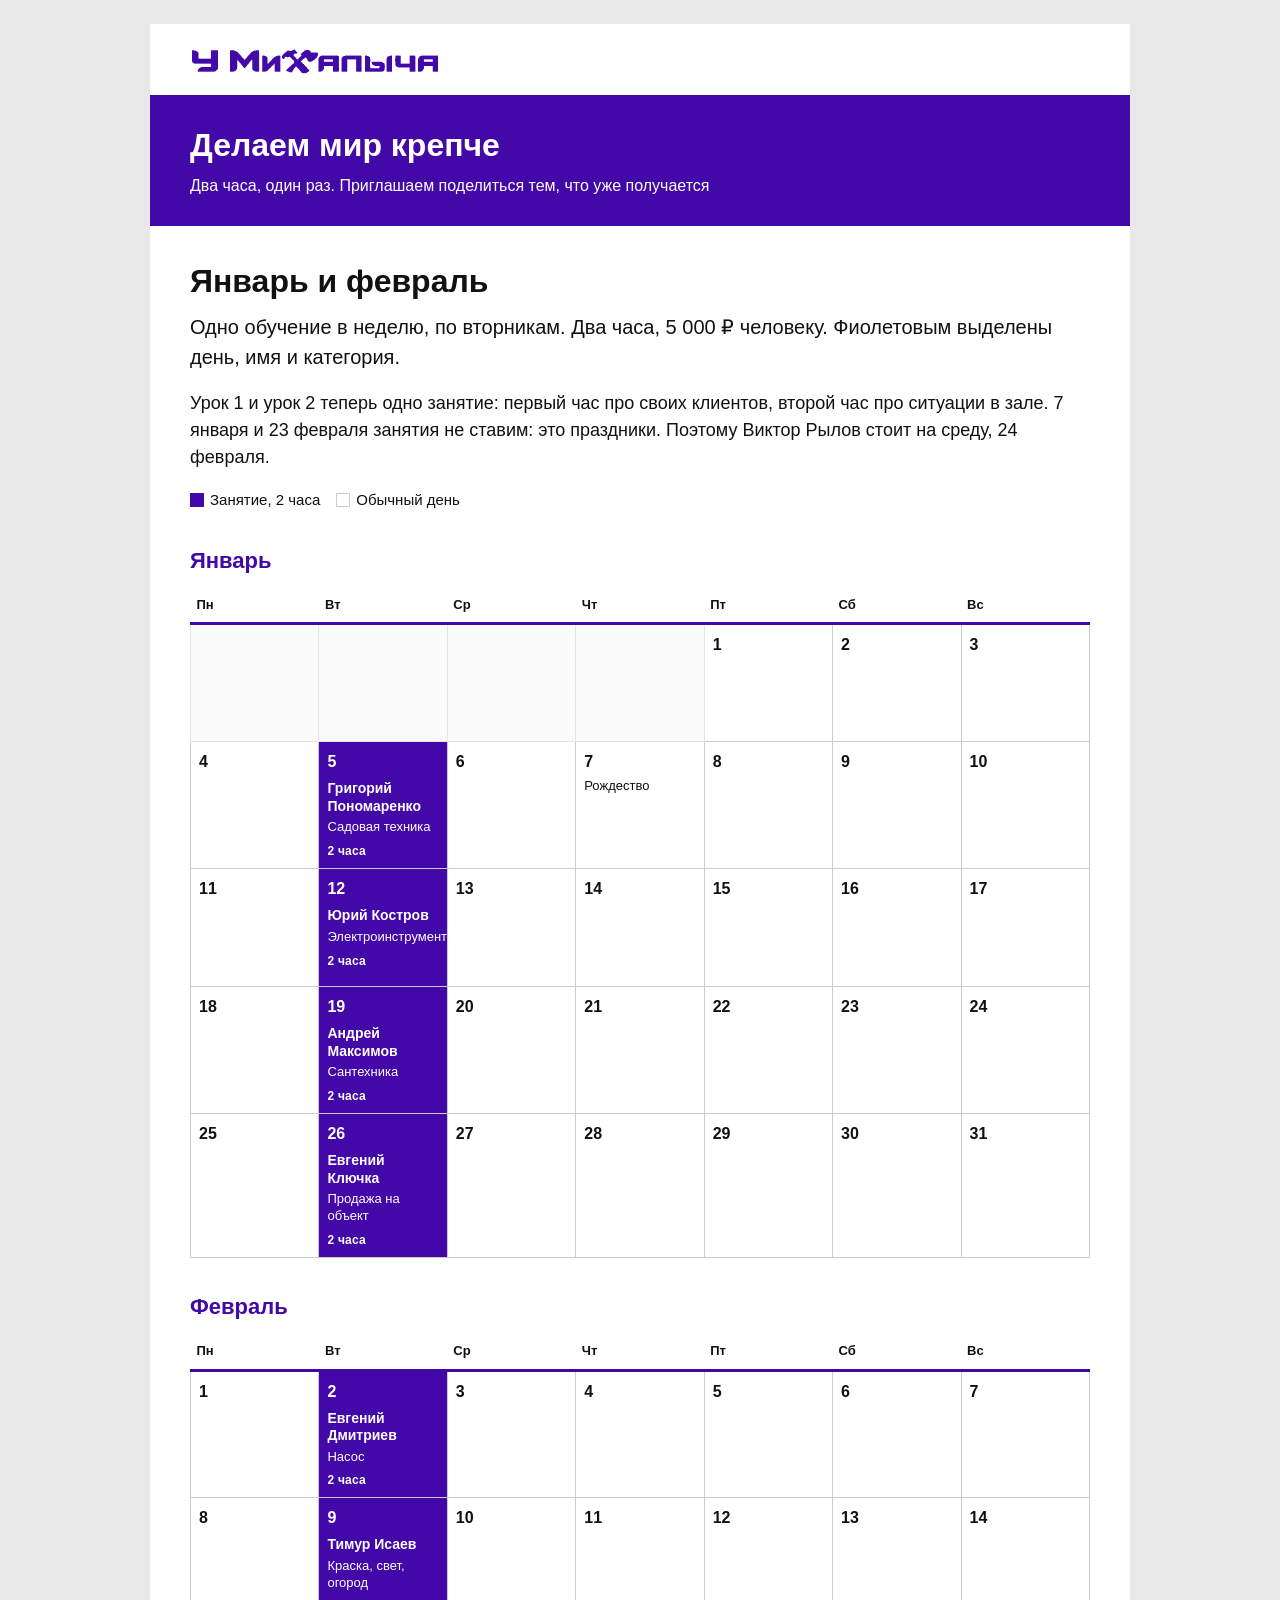
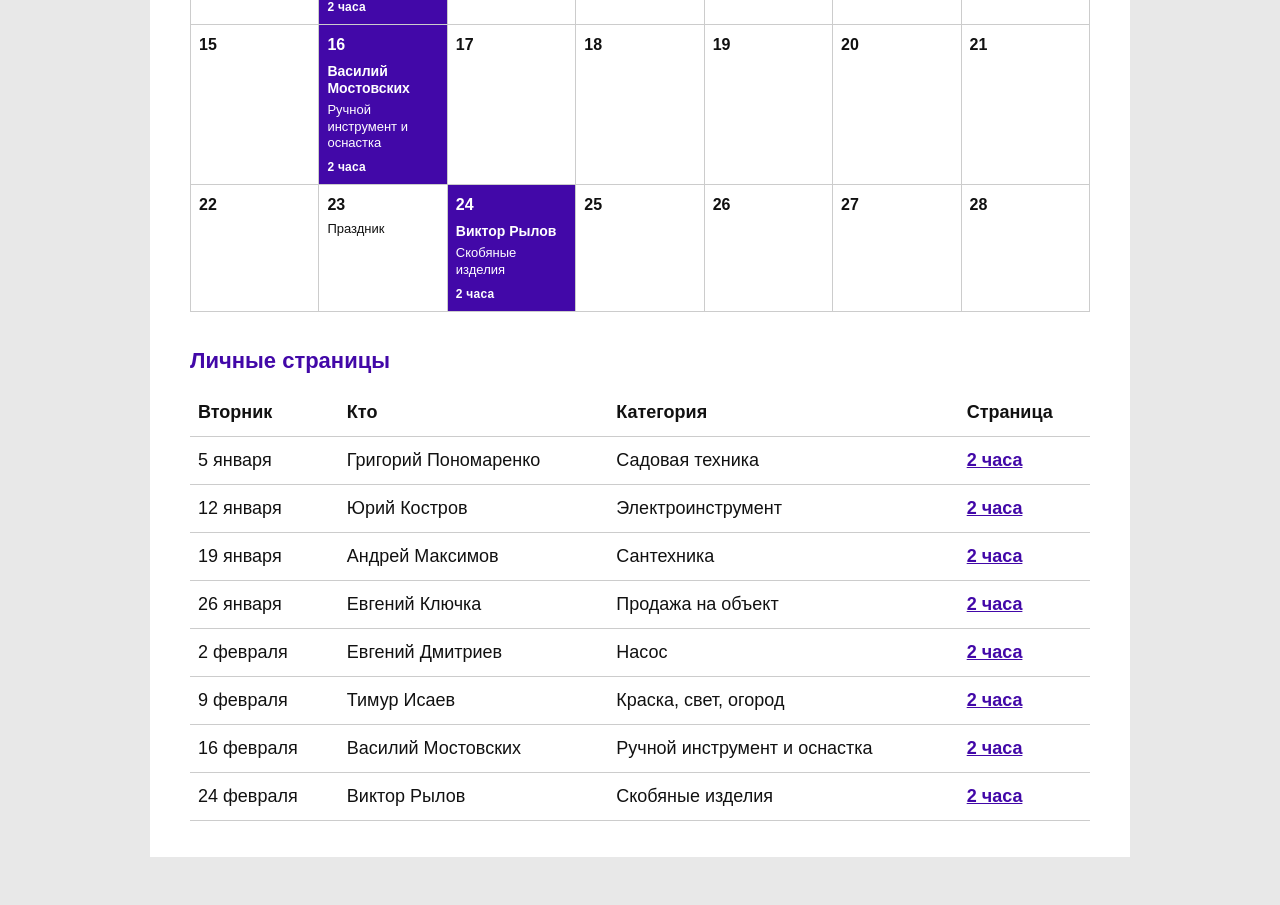
<file: index.html>
<!DOCTYPE html>
<html lang="ru">
<head>
  <meta charset="utf-8">
  <meta name="viewport" content="width=device-width, initial-scale=1">
  <title>Календарь. Опыт продавцов</title>
  <link rel="stylesheet" href="style.css">
</head>
<body>
  <article class="sheet">
    <div class="brandbar">
      <img src="assets/logo.png" alt="У Михалыча" width="250">
    </div>
    <header class="hero">
      <p class="motto">Делаем мир крепче</p>
      <p class="kicker">Два часа, один раз. Приглашаем поделиться тем, что уже получается</p>
    </header>
    <main>
      <h1>Январь и февраль</h1>
      <p class="lead">Одно обучение в неделю, по вторникам. Два часа, 5 000 ₽ человеку. Фиолетовым выделены день, имя и категория.</p>
      <p>Урок 1 и урок 2 теперь одно занятие: первый час про своих клиентов, второй час про ситуации в зале. 7 января и 23 февраля занятия не ставим: это праздники. Поэтому Виктор Рылов стоит на среду, 24 февраля.</p>
      <div class="legend">
        <span><i class="swatch on"></i>Занятие, 2 часа</span>
        <span><i class="swatch rest"></i>Обычный день</span>
      </div>
            <h2>Январь</h2>
      <div class="month cal-wrap">
        <table class="cal">
          <thead>
            <tr><th>Пн</th><th>Вт</th><th>Ср</th><th>Чт</th><th>Пт</th><th>Сб</th><th>Вс</th></tr>
          </thead>
          <tbody>
            <tr><td class="empty"></td><td class="empty"></td><td class="empty"></td><td class="empty"></td><td><span class="num">1</span></td><td><span class="num">2</span></td><td><span class="num">3</span></td></tr>
<tr><td><span class="num">4</span></td><td class="on"><a href="ponomarenko.html"><span class="num">5</span><span class="who">Григорий Пономаренко</span><span class="cat">Садовая техника</span><span class="tag">2 часа</span></a></td><td><span class="num">6</span></td><td><span class="num">7</span><span class="cat">Рождество</span></td><td><span class="num">8</span></td><td><span class="num">9</span></td><td><span class="num">10</span></td></tr>
<tr><td><span class="num">11</span></td><td class="on"><a href="kostrov.html"><span class="num">12</span><span class="who">Юрий Костров</span><span class="cat">Электроинструмент</span><span class="tag">2 часа</span></a></td><td><span class="num">13</span></td><td><span class="num">14</span></td><td><span class="num">15</span></td><td><span class="num">16</span></td><td><span class="num">17</span></td></tr>
<tr><td><span class="num">18</span></td><td class="on"><a href="maksimov.html"><span class="num">19</span><span class="who">Андрей Максимов</span><span class="cat">Сантехника</span><span class="tag">2 часа</span></a></td><td><span class="num">20</span></td><td><span class="num">21</span></td><td><span class="num">22</span></td><td><span class="num">23</span></td><td><span class="num">24</span></td></tr>
<tr><td><span class="num">25</span></td><td class="on"><a href="klyuchka.html"><span class="num">26</span><span class="who">Евгений Ключка</span><span class="cat">Продажа на объект</span><span class="tag">2 часа</span></a></td><td><span class="num">27</span></td><td><span class="num">28</span></td><td><span class="num">29</span></td><td><span class="num">30</span></td><td><span class="num">31</span></td></tr>
          </tbody>
        </table>
      </div>      <h2>Февраль</h2>
      <div class="month cal-wrap">
        <table class="cal">
          <thead>
            <tr><th>Пн</th><th>Вт</th><th>Ср</th><th>Чт</th><th>Пт</th><th>Сб</th><th>Вс</th></tr>
          </thead>
          <tbody>
            <tr><td><span class="num">1</span></td><td class="on"><a href="dmitriev.html"><span class="num">2</span><span class="who">Евгений Дмитриев</span><span class="cat">Насос</span><span class="tag">2 часа</span></a></td><td><span class="num">3</span></td><td><span class="num">4</span></td><td><span class="num">5</span></td><td><span class="num">6</span></td><td><span class="num">7</span></td></tr>
<tr><td><span class="num">8</span></td><td class="on"><a href="isaev.html"><span class="num">9</span><span class="who">Тимур Исаев</span><span class="cat">Краска, свет, огород</span><span class="tag">2 часа</span></a></td><td><span class="num">10</span></td><td><span class="num">11</span></td><td><span class="num">12</span></td><td><span class="num">13</span></td><td><span class="num">14</span></td></tr>
<tr><td><span class="num">15</span></td><td class="on"><a href="mostovskih.html"><span class="num">16</span><span class="who">Василий Мостовских</span><span class="cat">Ручной инструмент и оснастка</span><span class="tag">2 часа</span></a></td><td><span class="num">17</span></td><td><span class="num">18</span></td><td><span class="num">19</span></td><td><span class="num">20</span></td><td><span class="num">21</span></td></tr>
<tr><td><span class="num">22</span></td><td><span class="num">23</span><span class="cat">Праздник</span></td><td class="on"><a href="rylov.html"><span class="num">24</span><span class="who">Виктор Рылов</span><span class="cat">Скобяные изделия</span><span class="tag">2 часа</span></a></td><td><span class="num">25</span></td><td><span class="num">26</span></td><td><span class="num">27</span></td><td><span class="num">28</span></td></tr>
          </tbody>
        </table>
      </div>
      <h2>Личные страницы</h2>
      <table class="people">
        <thead>
          <tr><th>Вторник</th><th>Кто</th><th>Категория</th><th>Страница</th></tr>
        </thead>
        <tbody>
          <tr><td>5 января</td><td>Григорий Пономаренко</td><td>Садовая техника</td><td><a href="ponomarenko.html">2 часа</a></td></tr>
          <tr><td>12 января</td><td>Юрий Костров</td><td>Электроинструмент</td><td><a href="kostrov.html">2 часа</a></td></tr>
          <tr><td>19 января</td><td>Андрей Максимов</td><td>Сантехника</td><td><a href="maksimov.html">2 часа</a></td></tr>
          <tr><td>26 января</td><td>Евгений Ключка</td><td>Продажа на объект</td><td><a href="klyuchka.html">2 часа</a></td></tr>
          <tr><td>2 февраля</td><td>Евгений Дмитриев</td><td>Насос</td><td><a href="dmitriev.html">2 часа</a></td></tr>
          <tr><td>9 февраля</td><td>Тимур Исаев</td><td>Краска, свет, огород</td><td><a href="isaev.html">2 часа</a></td></tr>
          <tr><td>16 февраля</td><td>Василий Мостовских</td><td>Ручной инструмент и оснастка</td><td><a href="mostovskih.html">2 часа</a></td></tr>
          <tr><td>24 февраля</td><td>Виктор Рылов</td><td>Скобяные изделия</td><td><a href="rylov.html">2 часа</a></td></tr>
        </tbody>
      </table>
    </main>
  </article>
</body>
</html>
</file>
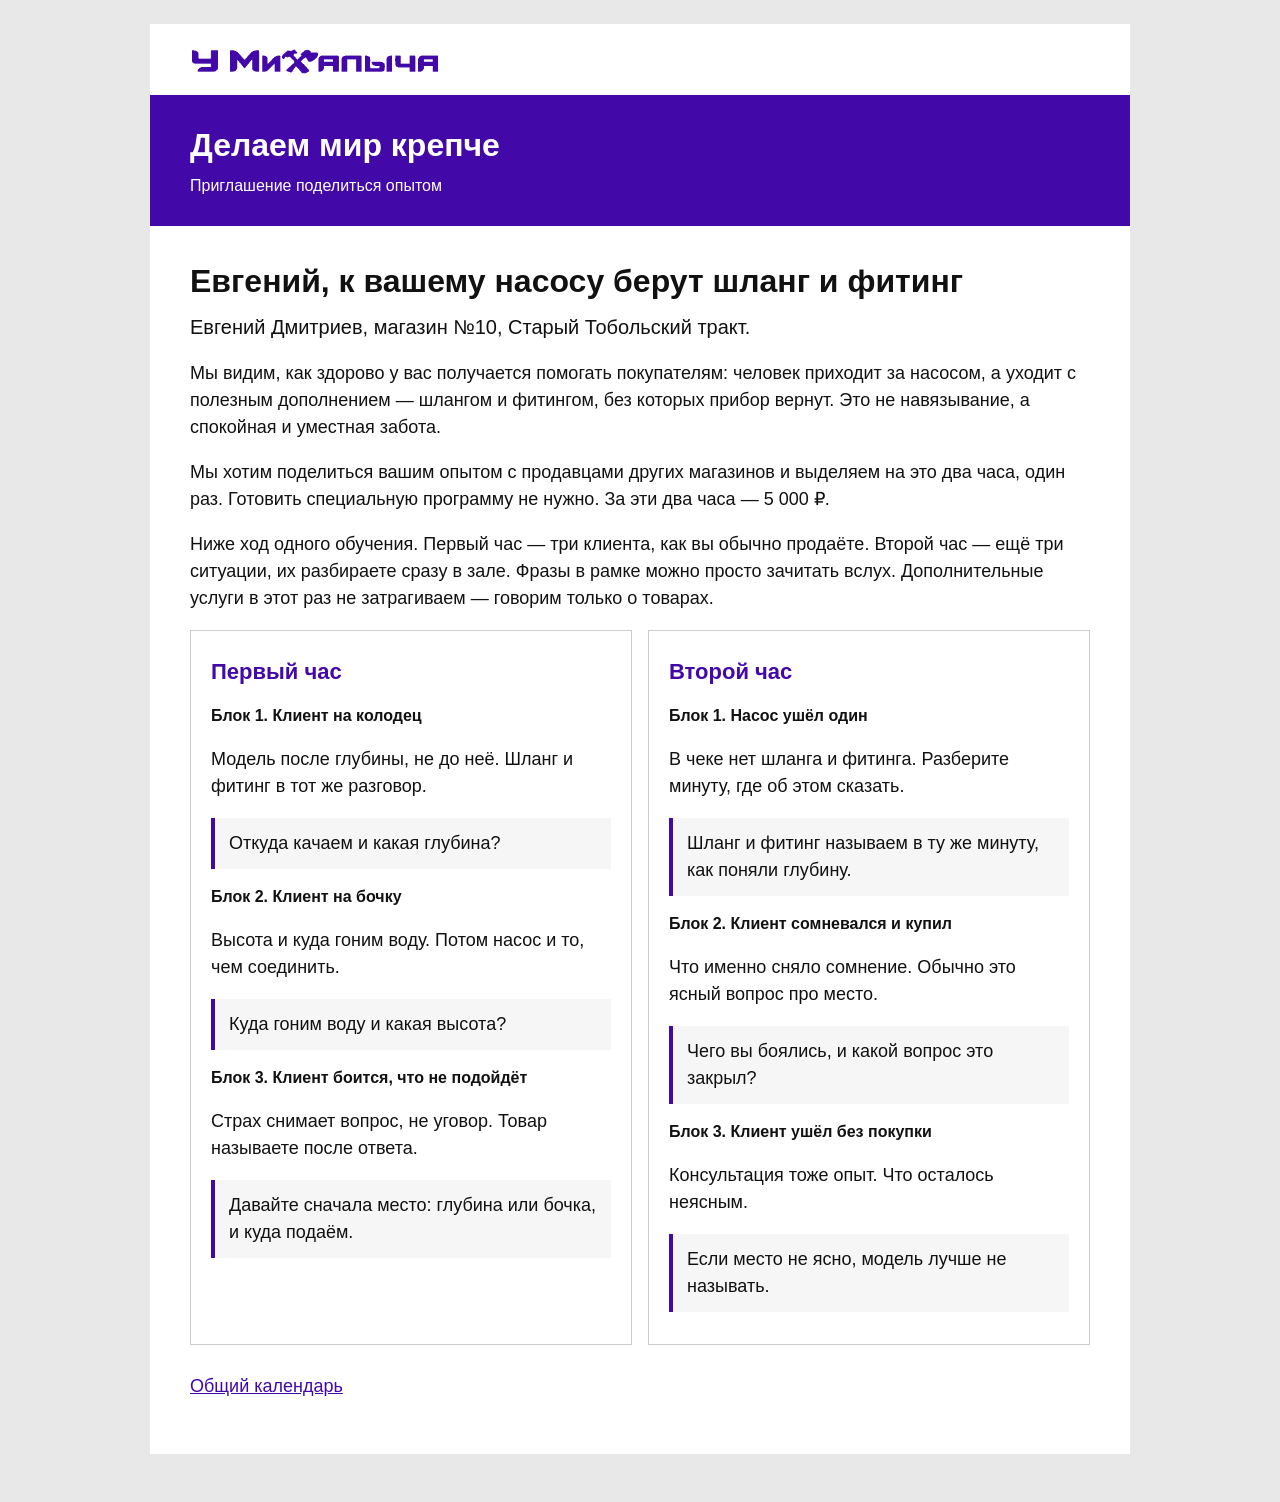
<file: dmitriev.html>
<!DOCTYPE html>
<html lang="ru">
<head>
  <meta charset="utf-8">
  <meta name="viewport" content="width=device-width, initial-scale=1">
  <title>Евгений Дмитриев. Насос</title>
  <link rel="stylesheet" href="style.css">
</head>
<body>
  <article class="sheet">
    <div class="brandbar">
      <img src="assets/logo.png" alt="У Михалыча" width="250">
    </div>
    <header class="hero">
      <p class="motto">Делаем мир крепче</p>
      <p class="kicker">Приглашение поделиться опытом</p>
    </header>
    <main>

      <h1>Евгений, к вашему насосу берут шланг и фитинг</h1>
      <p class="lead">Евгений Дмитриев, магазин №10, Старый Тобольский тракт.</p>
      <p>Мы видим, как здорово у вас получается помогать покупателям: человек приходит за насосом, а уходит с полезным дополнением — шлангом и фитингом, без которых прибор вернут. Это не навязывание, а спокойная и уместная забота.</p>
      
      <p>Мы хотим поделиться вашим опытом с продавцами других магазинов и выделяем на это два часа, один раз. Готовить специальную программу не нужно. За эти два часа — 5 000 ₽.</p>
      <p>Ниже ход одного обучения. Первый час — три клиента, как вы обычно продаёте. Второй час — ещё три ситуации, их разбираете сразу в зале. Фразы в рамке можно просто зачитать вслух. Дополнительные услуги в этот раз не затрагиваем — говорим только о товарах.</p>

      <div class="lessons">
        <section class="lesson">
          <h2>Первый час</h2>
        <div class="block">
          <h3>Блок 1. Клиент на колодец</h3>
          <p>Модель после глубины, не до неё. Шланг и фитинг в тот же разговор.</p>
          <p class="say">Откуда качаем и какая глубина?</p>
        </div>
        <div class="block">
          <h3>Блок 2. Клиент на бочку</h3>
          <p>Высота и куда гоним воду. Потом насос и то, чем соединить.</p>
          <p class="say">Куда гоним воду и какая высота?</p>
        </div>
        <div class="block">
          <h3>Блок 3. Клиент боится, что не подойдёт</h3>
          <p>Страх снимает вопрос, не уговор. Товар называете после ответа.</p>
          <p class="say">Давайте сначала место: глубина или бочка, и куда подаём.</p>
        </div>
        </section>
        <section class="lesson">
          <h2>Второй час</h2>
        <div class="block">
          <h3>Блок 1. Насос ушёл один</h3>
          <p>В чеке нет шланга и фитинга. Разберите минуту, где об этом сказать.</p>
          <p class="say">Шланг и фитинг называем в ту же минуту, как поняли глубину.</p>
        </div>
        <div class="block">
          <h3>Блок 2. Клиент сомневался и купил</h3>
          <p>Что именно сняло сомнение. Обычно это ясный вопрос про место.</p>
          <p class="say">Чего вы боялись, и какой вопрос это закрыл?</p>
        </div>
        <div class="block">
          <h3>Блок 3. Клиент ушёл без покупки</h3>
          <p>Консультация тоже опыт. Что осталось неясным.</p>
          <p class="say">Если место не ясно, модель лучше не называть.</p>
        </div>
        </section>
      </div>

      <p class="back"><a href="index.html">Общий календарь</a></p>
    </main>
  </article>
</body>
</html>
</file>
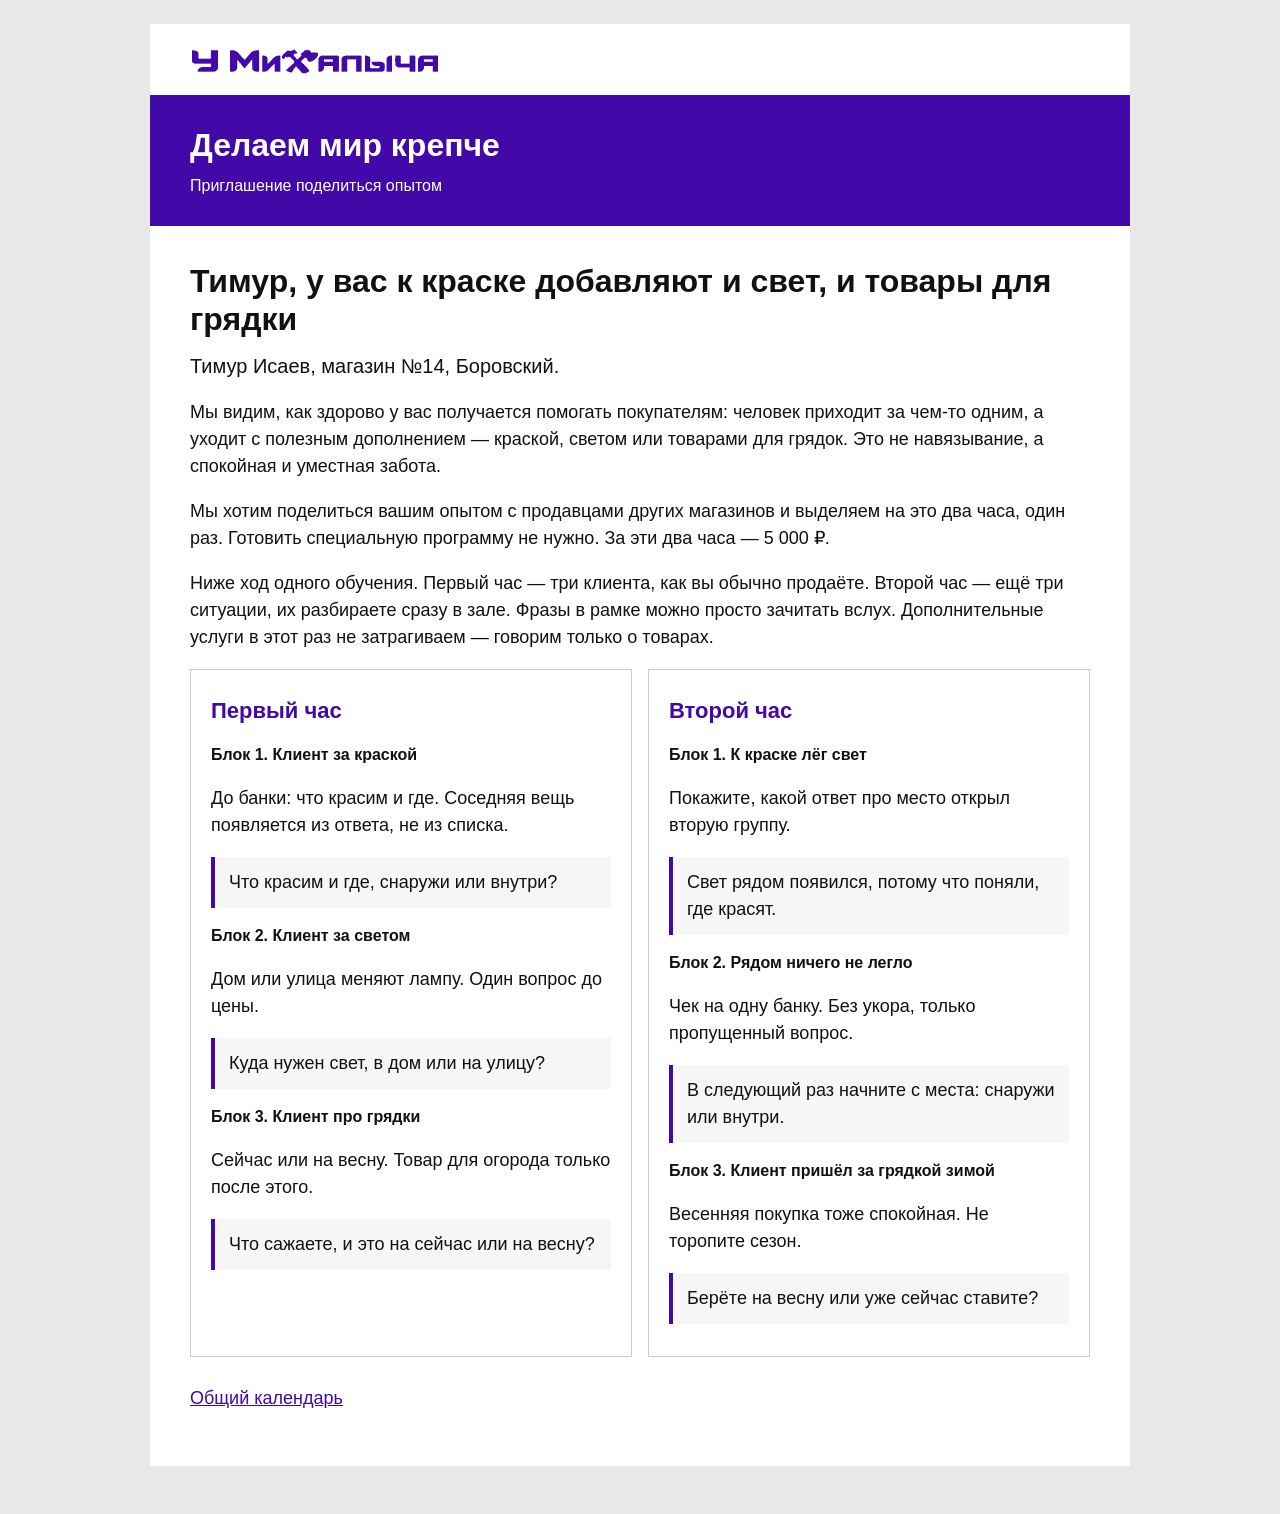
<file: isaev.html>
<!DOCTYPE html>
<html lang="ru">
<head>
  <meta charset="utf-8">
  <meta name="viewport" content="width=device-width, initial-scale=1">
  <title>Тимур Исаев. Краска, свет, огород</title>
  <link rel="stylesheet" href="style.css">
</head>
<body>
  <article class="sheet">
    <div class="brandbar">
      <img src="assets/logo.png" alt="У Михалыча" width="250">
    </div>
    <header class="hero">
      <p class="motto">Делаем мир крепче</p>
      <p class="kicker">Приглашение поделиться опытом</p>
    </header>
    <main>

      <h1>Тимур, у вас к краске добавляют и свет, и товары для грядки</h1>
      <p class="lead">Тимур Исаев, магазин №14, Боровский.</p>
      <p>Мы видим, как здорово у вас получается помогать покупателям: человек приходит за чем-то одним, а уходит с полезным дополнением — краской, светом или товарами для грядок. Это не навязывание, а спокойная и уместная забота.</p>
      
      <p>Мы хотим поделиться вашим опытом с продавцами других магазинов и выделяем на это два часа, один раз. Готовить специальную программу не нужно. За эти два часа — 5 000 ₽.</p>
      <p>Ниже ход одного обучения. Первый час — три клиента, как вы обычно продаёте. Второй час — ещё три ситуации, их разбираете сразу в зале. Фразы в рамке можно просто зачитать вслух. Дополнительные услуги в этот раз не затрагиваем — говорим только о товарах.</p>

      <div class="lessons">
        <section class="lesson">
          <h2>Первый час</h2>
        <div class="block">
          <h3>Блок 1. Клиент за краской</h3>
          <p>До банки: что красим и где. Соседняя вещь появляется из ответа, не из списка.</p>
          <p class="say">Что красим и где, снаружи или внутри?</p>
        </div>
        <div class="block">
          <h3>Блок 2. Клиент за светом</h3>
          <p>Дом или улица меняют лампу. Один вопрос до цены.</p>
          <p class="say">Куда нужен свет, в дом или на улицу?</p>
        </div>
        <div class="block">
          <h3>Блок 3. Клиент про грядки</h3>
          <p>Сейчас или на весну. Товар для огорода только после этого.</p>
          <p class="say">Что сажаете, и это на сейчас или на весну?</p>
        </div>
        </section>
        <section class="lesson">
          <h2>Второй час</h2>
        <div class="block">
          <h3>Блок 1. К краске лёг свет</h3>
          <p>Покажите, какой ответ про место открыл вторую группу.</p>
          <p class="say">Свет рядом появился, потому что поняли, где красят.</p>
        </div>
        <div class="block">
          <h3>Блок 2. Рядом ничего не легло</h3>
          <p>Чек на одну банку. Без укора, только пропущенный вопрос.</p>
          <p class="say">В следующий раз начните с места: снаружи или внутри.</p>
        </div>
        <div class="block">
          <h3>Блок 3. Клиент пришёл за грядкой зимой</h3>
          <p>Весенняя покупка тоже спокойная. Не торопите сезон.</p>
          <p class="say">Берёте на весну или уже сейчас ставите?</p>
        </div>
        </section>
      </div>

      <p class="back"><a href="index.html">Общий календарь</a></p>
    </main>
  </article>
</body>
</html>
</file>
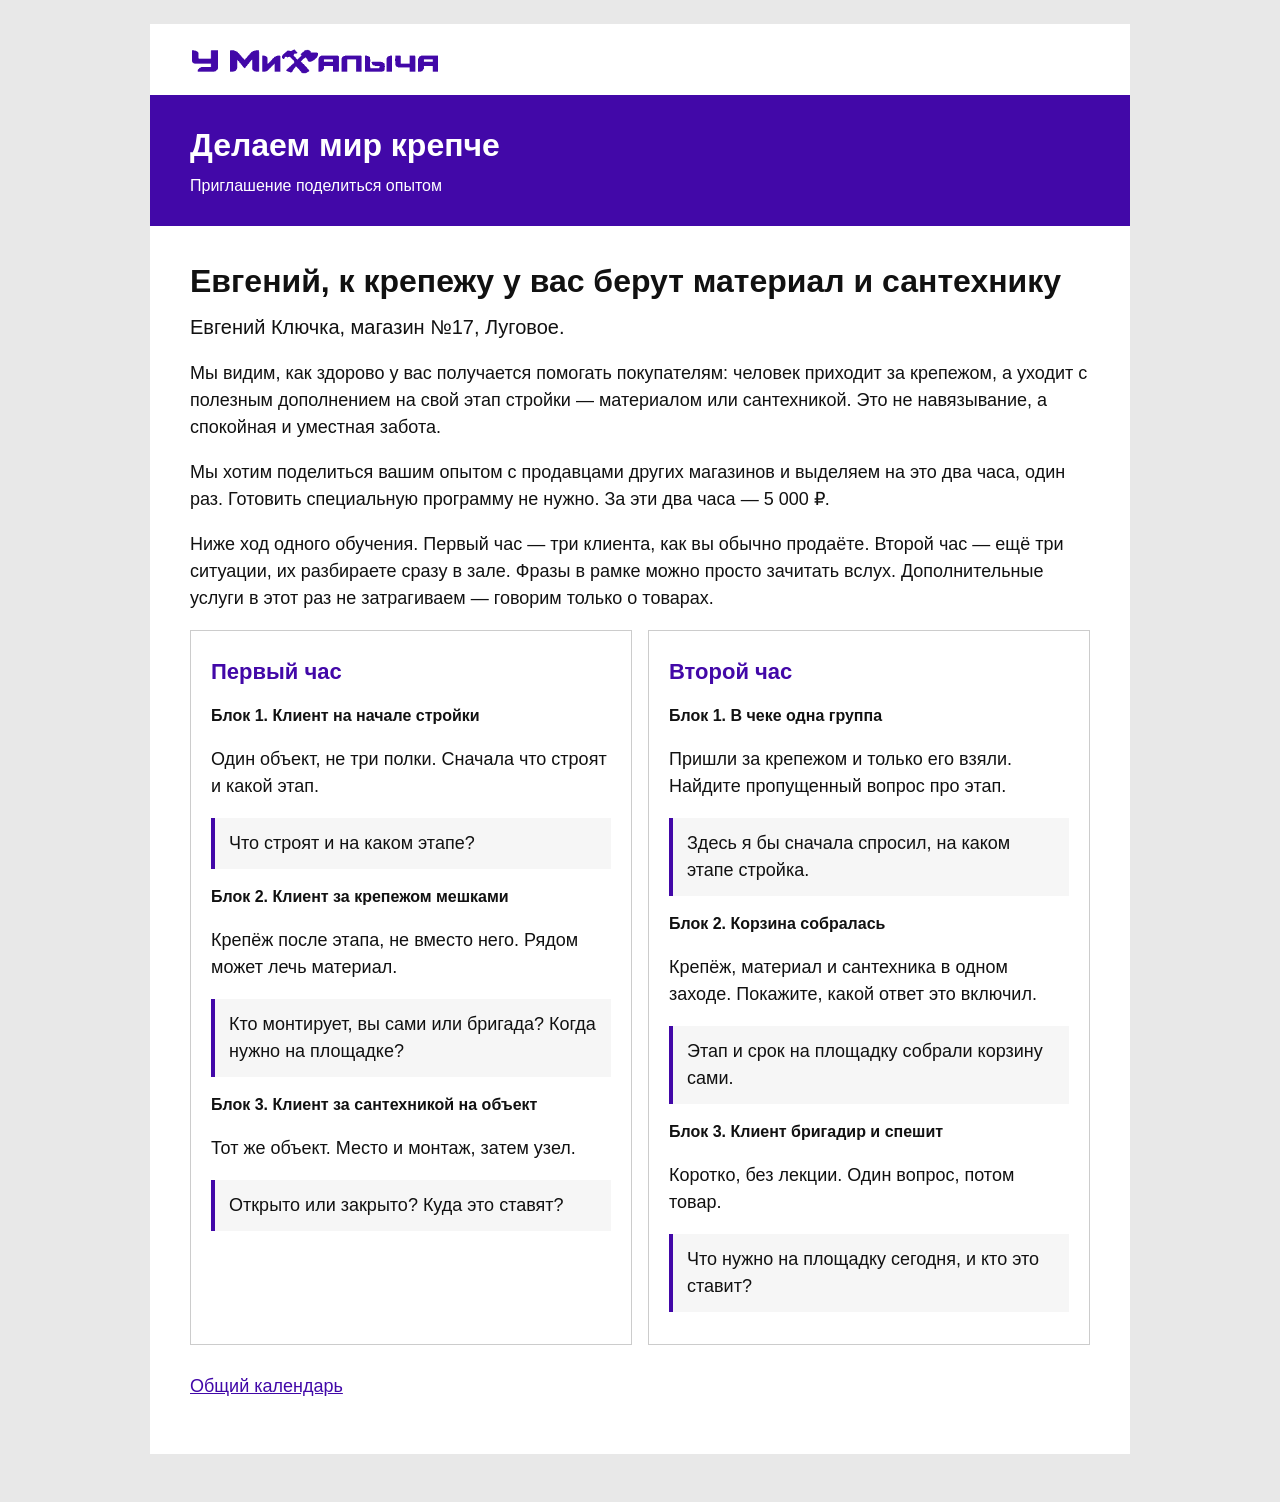
<file: klyuchka.html>
<!DOCTYPE html>
<html lang="ru">
<head>
  <meta charset="utf-8">
  <meta name="viewport" content="width=device-width, initial-scale=1">
  <title>Евгений Ключка. Продажа на объект</title>
  <link rel="stylesheet" href="style.css">
</head>
<body>
  <article class="sheet">
    <div class="brandbar">
      <img src="assets/logo.png" alt="У Михалыча" width="250">
    </div>
    <header class="hero">
      <p class="motto">Делаем мир крепче</p>
      <p class="kicker">Приглашение поделиться опытом</p>
    </header>
    <main>

      <h1>Евгений, к крепежу у вас берут материал и сантехнику</h1>
      <p class="lead">Евгений Ключка, магазин №17, Луговое.</p>
      <p>Мы видим, как здорово у вас получается помогать покупателям: человек приходит за крепежом, а уходит с полезным дополнением на свой этап стройки — материалом или сантехникой. Это не навязывание, а спокойная и уместная забота.</p>
      
      <p>Мы хотим поделиться вашим опытом с продавцами других магазинов и выделяем на это два часа, один раз. Готовить специальную программу не нужно. За эти два часа — 5 000 ₽.</p>
      <p>Ниже ход одного обучения. Первый час — три клиента, как вы обычно продаёте. Второй час — ещё три ситуации, их разбираете сразу в зале. Фразы в рамке можно просто зачитать вслух. Дополнительные услуги в этот раз не затрагиваем — говорим только о товарах.</p>

      <div class="lessons">
        <section class="lesson">
          <h2>Первый час</h2>
        <div class="block">
          <h3>Блок 1. Клиент на начале стройки</h3>
          <p>Один объект, не три полки. Сначала что строят и какой этап.</p>
          <p class="say">Что строят и на каком этапе?</p>
        </div>
        <div class="block">
          <h3>Блок 2. Клиент за крепежом мешками</h3>
          <p>Крепёж после этапа, не вместо него. Рядом может лечь материал.</p>
          <p class="say">Кто монтирует, вы сами или бригада? Когда нужно на площадке?</p>
        </div>
        <div class="block">
          <h3>Блок 3. Клиент за сантехникой на объект</h3>
          <p>Тот же объект. Место и монтаж, затем узел.</p>
          <p class="say">Открыто или закрыто? Куда это ставят?</p>
        </div>
        </section>
        <section class="lesson">
          <h2>Второй час</h2>
        <div class="block">
          <h3>Блок 1. В чеке одна группа</h3>
          <p>Пришли за крепежом и только его взяли. Найдите пропущенный вопрос про этап.</p>
          <p class="say">Здесь я бы сначала спросил, на каком этапе стройка.</p>
        </div>
        <div class="block">
          <h3>Блок 2. Корзина собралась</h3>
          <p>Крепёж, материал и сантехника в одном заходе. Покажите, какой ответ это включил.</p>
          <p class="say">Этап и срок на площадку собрали корзину сами.</p>
        </div>
        <div class="block">
          <h3>Блок 3. Клиент бригадир и спешит</h3>
          <p>Коротко, без лекции. Один вопрос, потом товар.</p>
          <p class="say">Что нужно на площадку сегодня, и кто это ставит?</p>
        </div>
        </section>
      </div>

      <p class="back"><a href="index.html">Общий календарь</a></p>
    </main>
  </article>
</body>
</html>
</file>
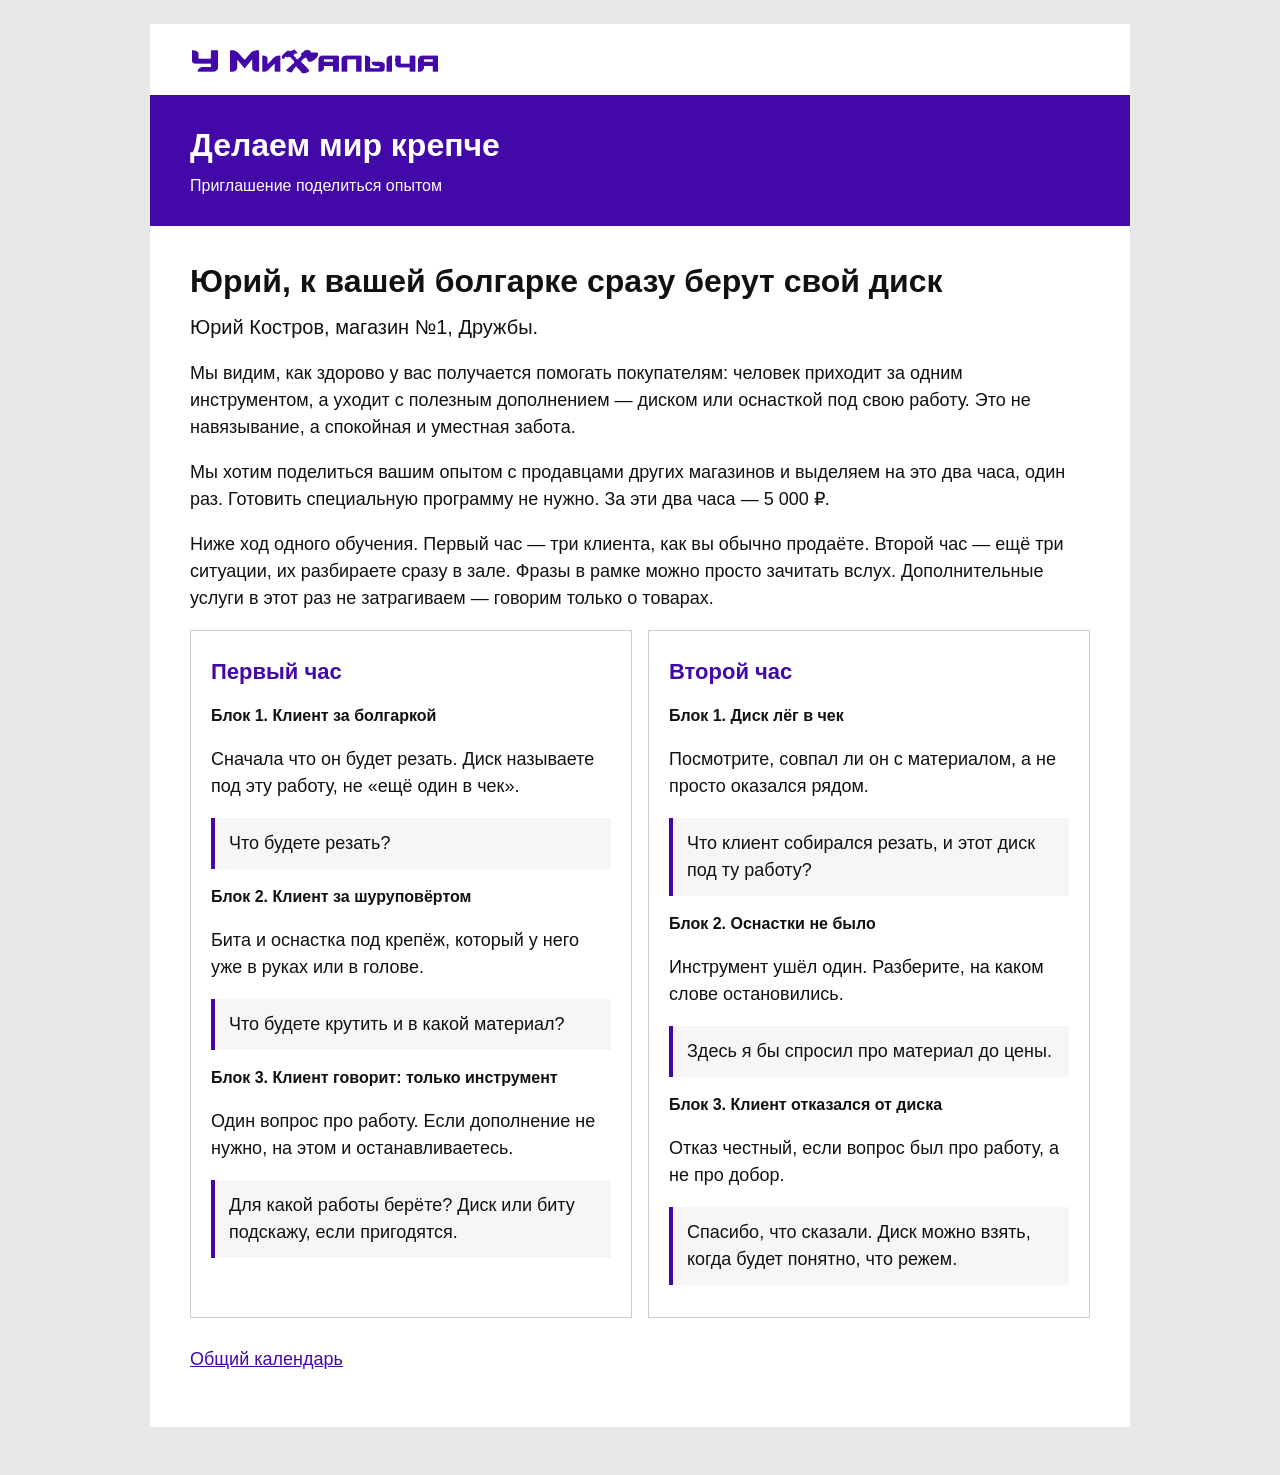
<file: kostrov.html>
<!DOCTYPE html>
<html lang="ru">
<head>
  <meta charset="utf-8">
  <meta name="viewport" content="width=device-width, initial-scale=1">
  <title>Юрий Костров. Электроинструмент</title>
  <link rel="stylesheet" href="style.css">
</head>
<body>
  <article class="sheet">
    <div class="brandbar">
      <img src="assets/logo.png" alt="У Михалыча" width="250">
    </div>
    <header class="hero">
      <p class="motto">Делаем мир крепче</p>
      <p class="kicker">Приглашение поделиться опытом</p>
    </header>
    <main>

      <h1>Юрий, к вашей болгарке сразу берут свой диск</h1>
      <p class="lead">Юрий Костров, магазин №1, Дружбы.</p>
      <p>Мы видим, как здорово у вас получается помогать покупателям: человек приходит за одним инструментом, а уходит с полезным дополнением — диском или оснасткой под свою работу. Это не навязывание, а спокойная и уместная забота.</p>
      
      <p>Мы хотим поделиться вашим опытом с продавцами других магазинов и выделяем на это два часа, один раз. Готовить специальную программу не нужно. За эти два часа — 5 000 ₽.</p>
      <p>Ниже ход одного обучения. Первый час — три клиента, как вы обычно продаёте. Второй час — ещё три ситуации, их разбираете сразу в зале. Фразы в рамке можно просто зачитать вслух. Дополнительные услуги в этот раз не затрагиваем — говорим только о товарах.</p>

      <div class="lessons">
        <section class="lesson">
          <h2>Первый час</h2>
        <div class="block">
          <h3>Блок 1. Клиент за болгаркой</h3>
          <p>Сначала что он будет резать. Диск называете под эту работу, не «ещё один в чек».</p>
          <p class="say">Что будете резать?</p>
        </div>
        <div class="block">
          <h3>Блок 2. Клиент за шуруповёртом</h3>
          <p>Бита и оснастка под крепёж, который у него уже в руках или в голове.</p>
          <p class="say">Что будете крутить и в какой материал?</p>
        </div>
        <div class="block">
          <h3>Блок 3. Клиент говорит: только инструмент</h3>
          <p>Один вопрос про работу. Если дополнение не нужно, на этом и останавливаетесь.</p>
          <p class="say">Для какой работы берёте? Диск или биту подскажу, если пригодятся.</p>
        </div>
        </section>
        <section class="lesson">
          <h2>Второй час</h2>
        <div class="block">
          <h3>Блок 1. Диск лёг в чек</h3>
          <p>Посмотрите, совпал ли он с материалом, а не просто оказался рядом.</p>
          <p class="say">Что клиент собирался резать, и этот диск под ту работу?</p>
        </div>
        <div class="block">
          <h3>Блок 2. Оснастки не было</h3>
          <p>Инструмент ушёл один. Разберите, на каком слове остановились.</p>
          <p class="say">Здесь я бы спросил про материал до цены.</p>
        </div>
        <div class="block">
          <h3>Блок 3. Клиент отказался от диска</h3>
          <p>Отказ честный, если вопрос был про работу, а не про добор.</p>
          <p class="say">Спасибо, что сказали. Диск можно взять, когда будет понятно, что режем.</p>
        </div>
        </section>
      </div>

      <p class="back"><a href="index.html">Общий календарь</a></p>
    </main>
  </article>
</body>
</html>
</file>
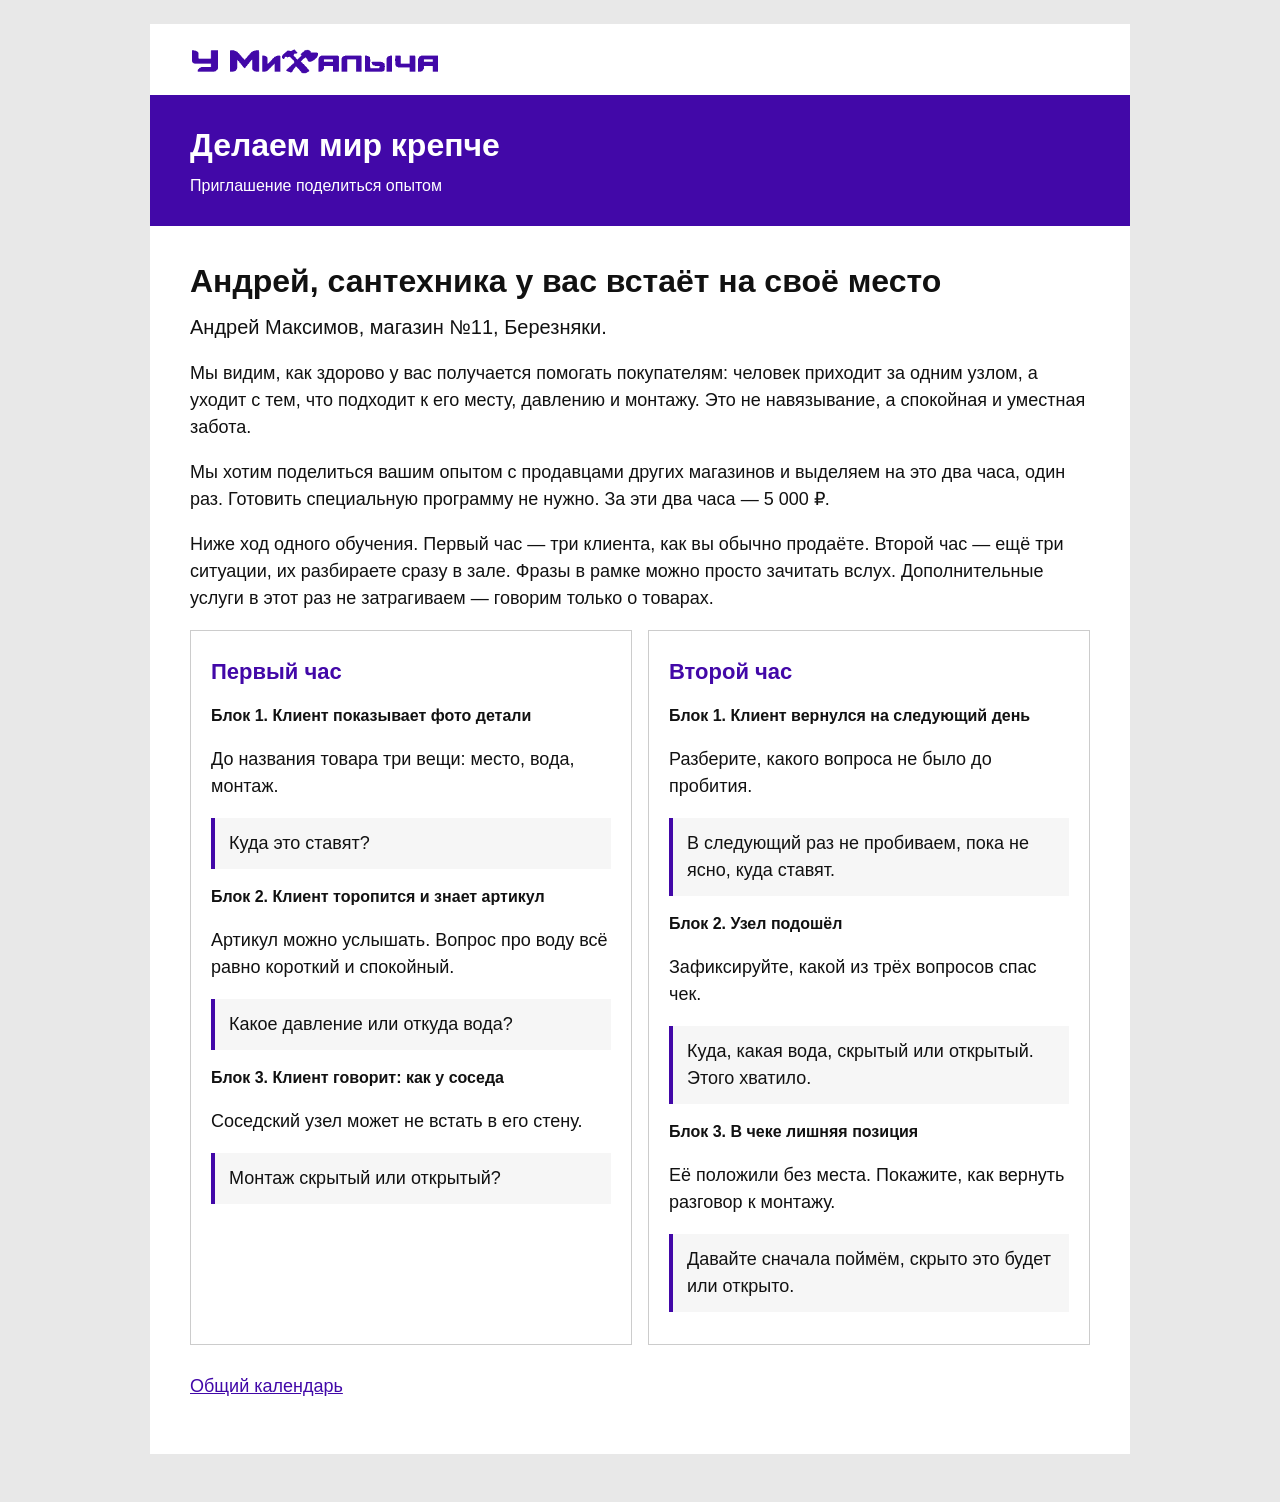
<file: maksimov.html>
<!DOCTYPE html>
<html lang="ru">
<head>
  <meta charset="utf-8">
  <meta name="viewport" content="width=device-width, initial-scale=1">
  <title>Андрей Максимов. Сантехника</title>
  <link rel="stylesheet" href="style.css">
</head>
<body>
  <article class="sheet">
    <div class="brandbar">
      <img src="assets/logo.png" alt="У Михалыча" width="250">
    </div>
    <header class="hero">
      <p class="motto">Делаем мир крепче</p>
      <p class="kicker">Приглашение поделиться опытом</p>
    </header>
    <main>

      <h1>Андрей, сантехника у вас встаёт на своё место</h1>
      <p class="lead">Андрей Максимов, магазин №11, Березняки.</p>
      <p>Мы видим, как здорово у вас получается помогать покупателям: человек приходит за одним узлом, а уходит с тем, что подходит к его месту, давлению и монтажу. Это не навязывание, а спокойная и уместная забота.</p>
      
      <p>Мы хотим поделиться вашим опытом с продавцами других магазинов и выделяем на это два часа, один раз. Готовить специальную программу не нужно. За эти два часа — 5 000 ₽.</p>
      <p>Ниже ход одного обучения. Первый час — три клиента, как вы обычно продаёте. Второй час — ещё три ситуации, их разбираете сразу в зале. Фразы в рамке можно просто зачитать вслух. Дополнительные услуги в этот раз не затрагиваем — говорим только о товарах.</p>

      <div class="lessons">
        <section class="lesson">
          <h2>Первый час</h2>
        <div class="block">
          <h3>Блок 1. Клиент показывает фото детали</h3>
          <p>До названия товара три вещи: место, вода, монтаж.</p>
          <p class="say">Куда это ставят?</p>
        </div>
        <div class="block">
          <h3>Блок 2. Клиент торопится и знает артикул</h3>
          <p>Артикул можно услышать. Вопрос про воду всё равно короткий и спокойный.</p>
          <p class="say">Какое давление или откуда вода?</p>
        </div>
        <div class="block">
          <h3>Блок 3. Клиент говорит: как у соседа</h3>
          <p>Соседский узел может не встать в его стену.</p>
          <p class="say">Монтаж скрытый или открытый?</p>
        </div>
        </section>
        <section class="lesson">
          <h2>Второй час</h2>
        <div class="block">
          <h3>Блок 1. Клиент вернулся на следующий день</h3>
          <p>Разберите, какого вопроса не было до пробития.</p>
          <p class="say">В следующий раз не пробиваем, пока не ясно, куда ставят.</p>
        </div>
        <div class="block">
          <h3>Блок 2. Узел подошёл</h3>
          <p>Зафиксируйте, какой из трёх вопросов спас чек.</p>
          <p class="say">Куда, какая вода, скрытый или открытый. Этого хватило.</p>
        </div>
        <div class="block">
          <h3>Блок 3. В чеке лишняя позиция</h3>
          <p>Её положили без места. Покажите, как вернуть разговор к монтажу.</p>
          <p class="say">Давайте сначала поймём, скрыто это будет или открыто.</p>
        </div>
        </section>
      </div>

      <p class="back"><a href="index.html">Общий календарь</a></p>
    </main>
  </article>
</body>
</html>
</file>
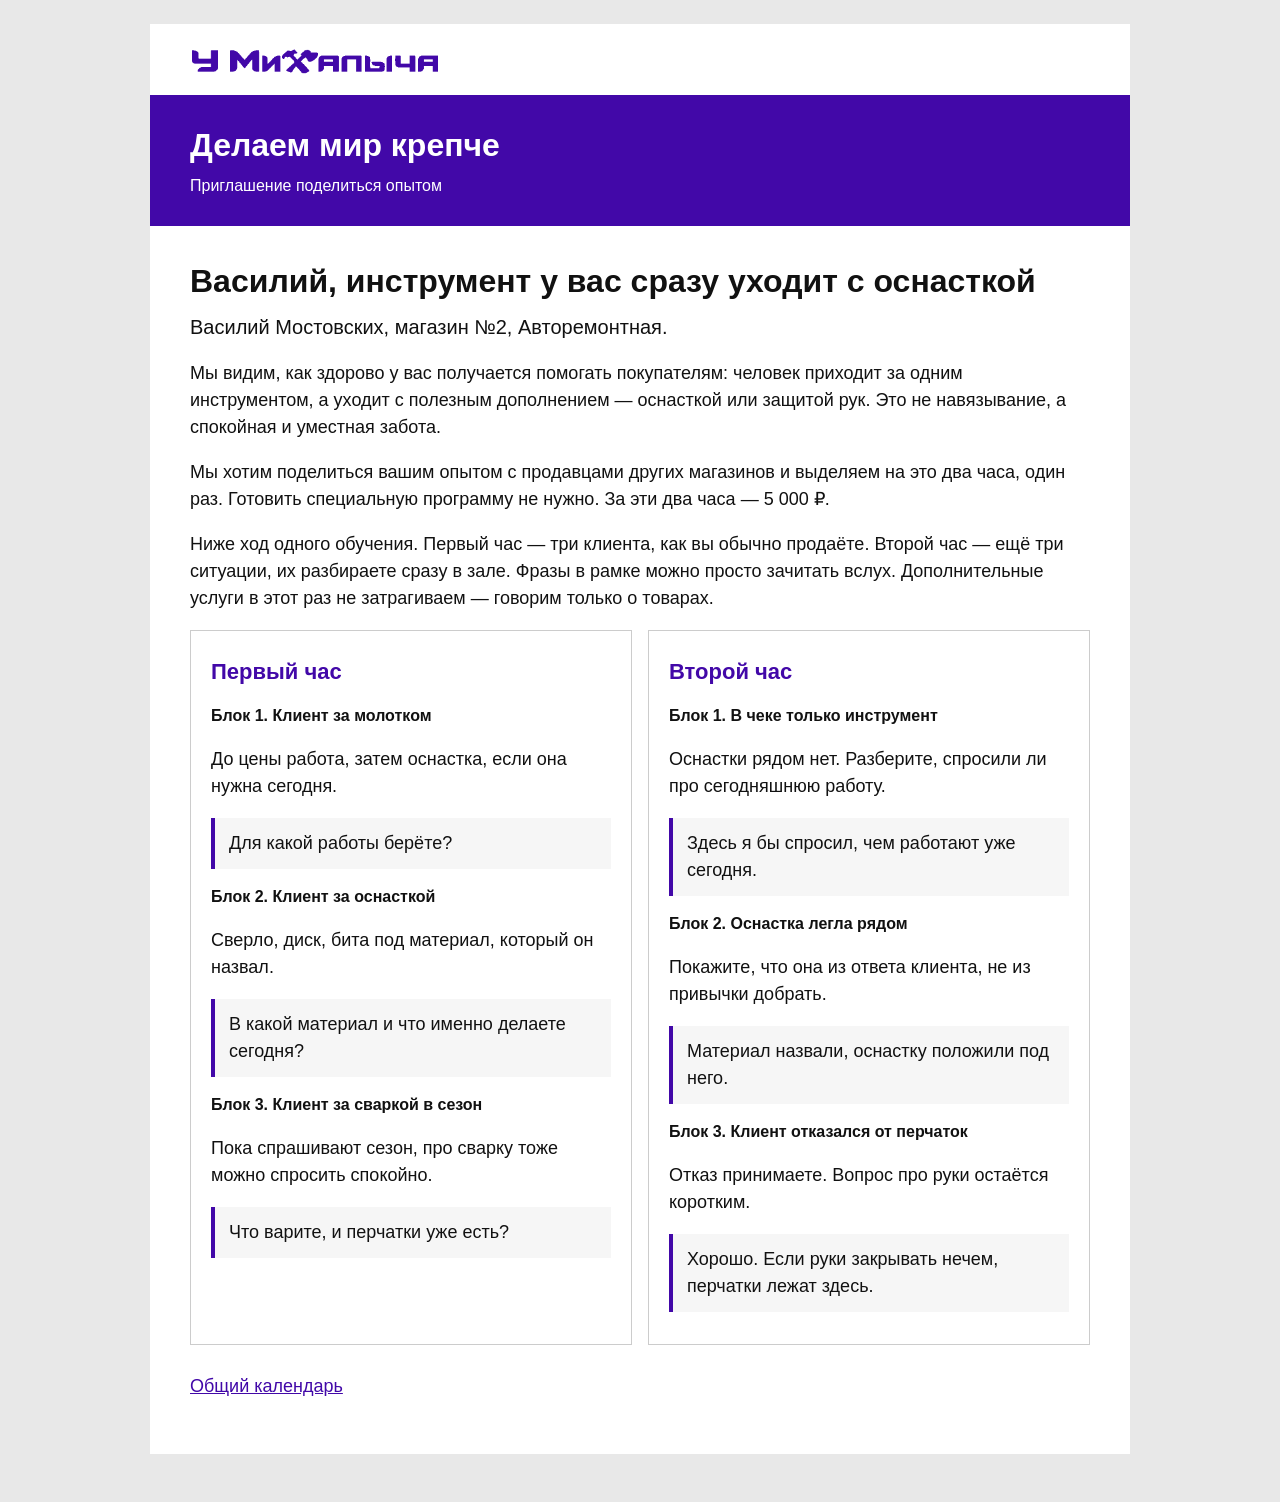
<file: mostovskih.html>
<!DOCTYPE html>
<html lang="ru">
<head>
  <meta charset="utf-8">
  <meta name="viewport" content="width=device-width, initial-scale=1">
  <title>Василий Мостовских. Ручной инструмент и оснастка</title>
  <link rel="stylesheet" href="style.css">
</head>
<body>
  <article class="sheet">
    <div class="brandbar">
      <img src="assets/logo.png" alt="У Михалыча" width="250">
    </div>
    <header class="hero">
      <p class="motto">Делаем мир крепче</p>
      <p class="kicker">Приглашение поделиться опытом</p>
    </header>
    <main>

      <h1>Василий, инструмент у вас сразу уходит с оснасткой</h1>
      <p class="lead">Василий Мостовских, магазин №2, Авторемонтная.</p>
      <p>Мы видим, как здорово у вас получается помогать покупателям: человек приходит за одним инструментом, а уходит с полезным дополнением — оснасткой или защитой рук. Это не навязывание, а спокойная и уместная забота.</p>
      
      <p>Мы хотим поделиться вашим опытом с продавцами других магазинов и выделяем на это два часа, один раз. Готовить специальную программу не нужно. За эти два часа — 5 000 ₽.</p>
      <p>Ниже ход одного обучения. Первый час — три клиента, как вы обычно продаёте. Второй час — ещё три ситуации, их разбираете сразу в зале. Фразы в рамке можно просто зачитать вслух. Дополнительные услуги в этот раз не затрагиваем — говорим только о товарах.</p>

      <div class="lessons">
        <section class="lesson">
          <h2>Первый час</h2>
        <div class="block">
          <h3>Блок 1. Клиент за молотком</h3>
          <p>До цены работа, затем оснастка, если она нужна сегодня.</p>
          <p class="say">Для какой работы берёте?</p>
        </div>
        <div class="block">
          <h3>Блок 2. Клиент за оснасткой</h3>
          <p>Сверло, диск, бита под материал, который он назвал.</p>
          <p class="say">В какой материал и что именно делаете сегодня?</p>
        </div>
        <div class="block">
          <h3>Блок 3. Клиент за сваркой в сезон</h3>
          <p>Пока спрашивают сезон, про сварку тоже можно спросить спокойно.</p>
          <p class="say">Что варите, и перчатки уже есть?</p>
        </div>
        </section>
        <section class="lesson">
          <h2>Второй час</h2>
        <div class="block">
          <h3>Блок 1. В чеке только инструмент</h3>
          <p>Оснастки рядом нет. Разберите, спросили ли про сегодняшнюю работу.</p>
          <p class="say">Здесь я бы спросил, чем работают уже сегодня.</p>
        </div>
        <div class="block">
          <h3>Блок 2. Оснастка легла рядом</h3>
          <p>Покажите, что она из ответа клиента, не из привычки добрать.</p>
          <p class="say">Материал назвали, оснастку положили под него.</p>
        </div>
        <div class="block">
          <h3>Блок 3. Клиент отказался от перчаток</h3>
          <p>Отказ принимаете. Вопрос про руки остаётся коротким.</p>
          <p class="say">Хорошо. Если руки закрывать нечем, перчатки лежат здесь.</p>
        </div>
        </section>
      </div>

      <p class="back"><a href="index.html">Общий календарь</a></p>
    </main>
  </article>
</body>
</html>
</file>
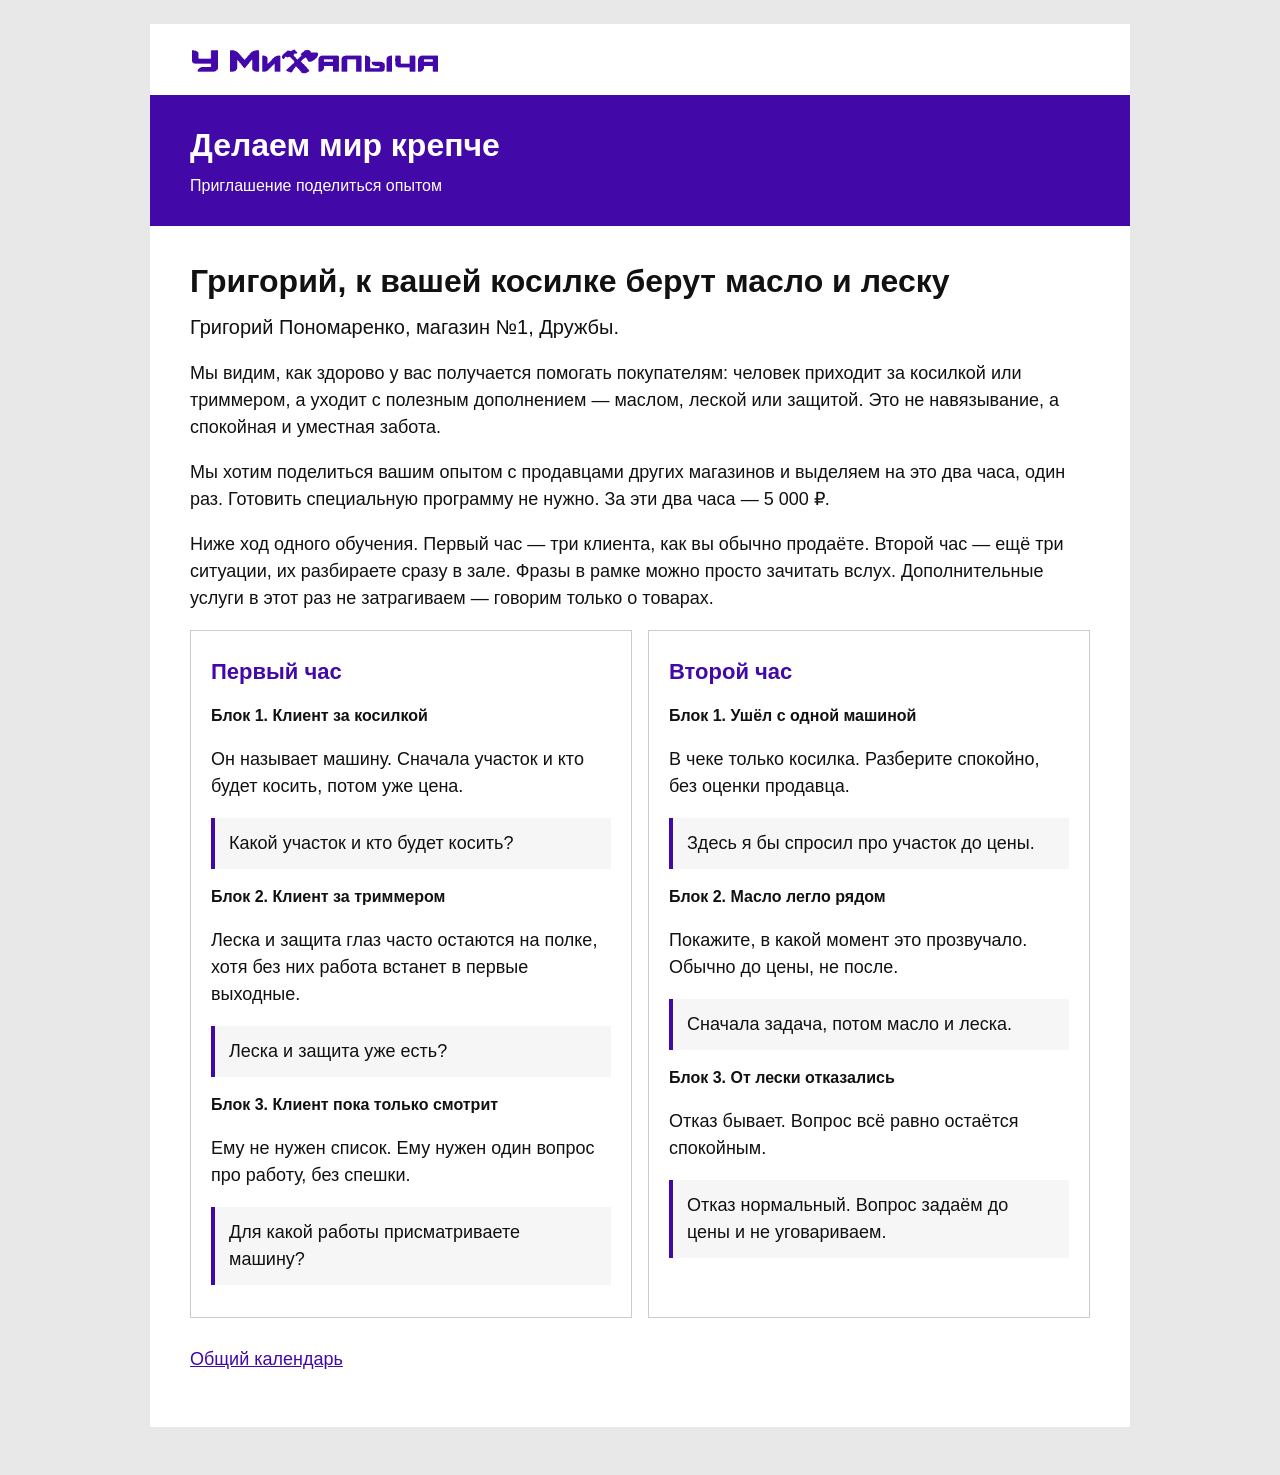
<file: ponomarenko.html>
<!DOCTYPE html>
<html lang="ru">
<head>
  <meta charset="utf-8">
  <meta name="viewport" content="width=device-width, initial-scale=1">
  <title>Григорий Пономаренко. Садовая техника</title>
  <link rel="stylesheet" href="style.css">
</head>
<body>
  <article class="sheet">
    <div class="brandbar">
      <img src="assets/logo.png" alt="У Михалыча" width="250">
    </div>
    <header class="hero">
      <p class="motto">Делаем мир крепче</p>
      <p class="kicker">Приглашение поделиться опытом</p>
    </header>
    <main>

      <h1>Григорий, к вашей косилке берут масло и леску</h1>
      <p class="lead">Григорий Пономаренко, магазин №1, Дружбы.</p>
      <p>Мы видим, как здорово у вас получается помогать покупателям: человек приходит за косилкой или триммером, а уходит с полезным дополнением — маслом, леской или защитой. Это не навязывание, а спокойная и уместная забота.</p>
      
      <p>Мы хотим поделиться вашим опытом с продавцами других магазинов и выделяем на это два часа, один раз. Готовить специальную программу не нужно. За эти два часа — 5 000 ₽.</p>
      <p>Ниже ход одного обучения. Первый час — три клиента, как вы обычно продаёте. Второй час — ещё три ситуации, их разбираете сразу в зале. Фразы в рамке можно просто зачитать вслух. Дополнительные услуги в этот раз не затрагиваем — говорим только о товарах.</p>

      <div class="lessons">
        <section class="lesson">
          <h2>Первый час</h2>
        <div class="block">
          <h3>Блок 1. Клиент за косилкой</h3>
          <p>Он называет машину. Сначала участок и кто будет косить, потом уже цена.</p>
          <p class="say">Какой участок и кто будет косить?</p>
        </div>
        <div class="block">
          <h3>Блок 2. Клиент за триммером</h3>
          <p>Леска и защита глаз часто остаются на полке, хотя без них работа встанет в первые выходные.</p>
          <p class="say">Леска и защита уже есть?</p>
        </div>
        <div class="block">
          <h3>Блок 3. Клиент пока только смотрит</h3>
          <p>Ему не нужен список. Ему нужен один вопрос про работу, без спешки.</p>
          <p class="say">Для какой работы присматриваете машину?</p>
        </div>
        </section>
        <section class="lesson">
          <h2>Второй час</h2>
        <div class="block">
          <h3>Блок 1. Ушёл с одной машиной</h3>
          <p>В чеке только косилка. Разберите спокойно, без оценки продавца.</p>
          <p class="say">Здесь я бы спросил про участок до цены.</p>
        </div>
        <div class="block">
          <h3>Блок 2. Масло легло рядом</h3>
          <p>Покажите, в какой момент это прозвучало. Обычно до цены, не после.</p>
          <p class="say">Сначала задача, потом масло и леска.</p>
        </div>
        <div class="block">
          <h3>Блок 3. От лески отказались</h3>
          <p>Отказ бывает. Вопрос всё равно остаётся спокойным.</p>
          <p class="say">Отказ нормальный. Вопрос задаём до цены и не уговариваем.</p>
        </div>
        </section>
      </div>

      <p class="back"><a href="index.html">Общий календарь</a></p>
    </main>
  </article>
</body>
</html>
</file>
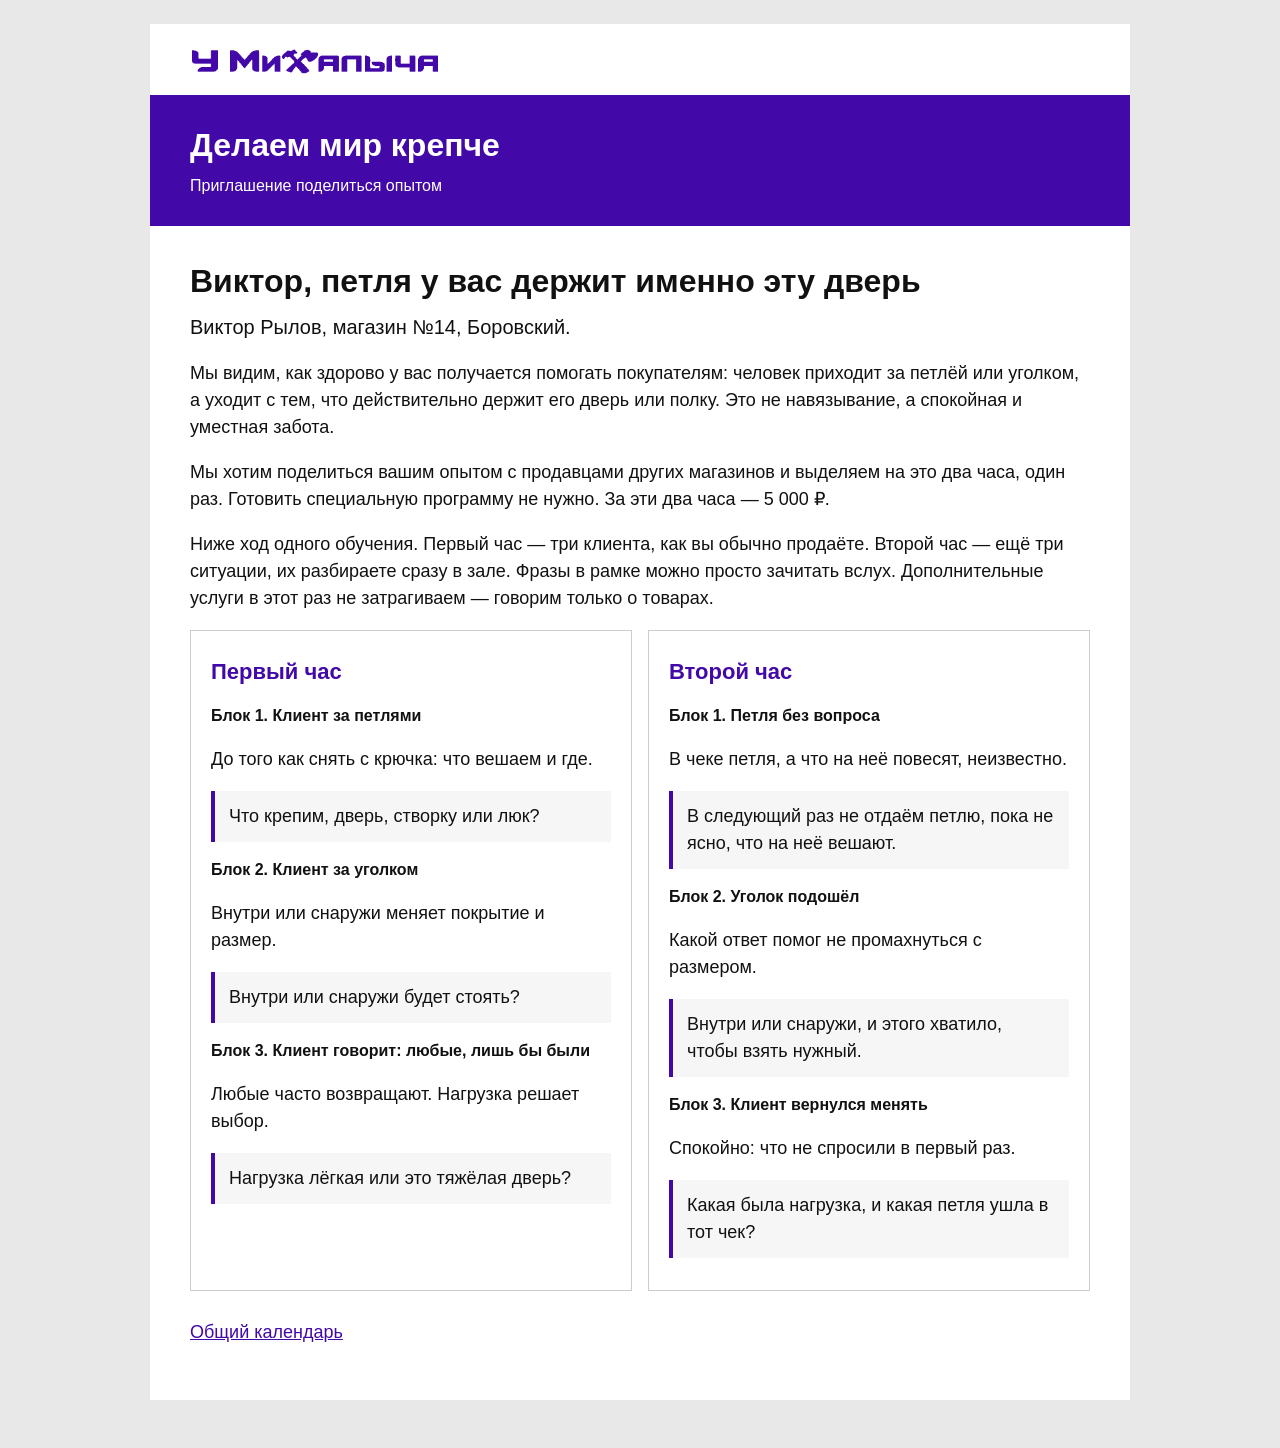
<file: rylov.html>
<!DOCTYPE html>
<html lang="ru">
<head>
  <meta charset="utf-8">
  <meta name="viewport" content="width=device-width, initial-scale=1">
  <title>Виктор Рылов. Скобяные изделия</title>
  <link rel="stylesheet" href="style.css">
</head>
<body>
  <article class="sheet">
    <div class="brandbar">
      <img src="assets/logo.png" alt="У Михалыча" width="250">
    </div>
    <header class="hero">
      <p class="motto">Делаем мир крепче</p>
      <p class="kicker">Приглашение поделиться опытом</p>
    </header>
    <main>

      <h1>Виктор, петля у вас держит именно эту дверь</h1>
      <p class="lead">Виктор Рылов, магазин №14, Боровский.</p>
      <p>Мы видим, как здорово у вас получается помогать покупателям: человек приходит за петлёй или уголком, а уходит с тем, что действительно держит его дверь или полку. Это не навязывание, а спокойная и уместная забота.</p>
      
      <p>Мы хотим поделиться вашим опытом с продавцами других магазинов и выделяем на это два часа, один раз. Готовить специальную программу не нужно. За эти два часа — 5 000 ₽.</p>
      <p>Ниже ход одного обучения. Первый час — три клиента, как вы обычно продаёте. Второй час — ещё три ситуации, их разбираете сразу в зале. Фразы в рамке можно просто зачитать вслух. Дополнительные услуги в этот раз не затрагиваем — говорим только о товарах.</p>

      <div class="lessons">
        <section class="lesson">
          <h2>Первый час</h2>
        <div class="block">
          <h3>Блок 1. Клиент за петлями</h3>
          <p>До того как снять с крючка: что вешаем и где.</p>
          <p class="say">Что крепим, дверь, створку или люк?</p>
        </div>
        <div class="block">
          <h3>Блок 2. Клиент за уголком</h3>
          <p>Внутри или снаружи меняет покрытие и размер.</p>
          <p class="say">Внутри или снаружи будет стоять?</p>
        </div>
        <div class="block">
          <h3>Блок 3. Клиент говорит: любые, лишь бы были</h3>
          <p>Любые часто возвращают. Нагрузка решает выбор.</p>
          <p class="say">Нагрузка лёгкая или это тяжёлая дверь?</p>
        </div>
        </section>
        <section class="lesson">
          <h2>Второй час</h2>
        <div class="block">
          <h3>Блок 1. Петля без вопроса</h3>
          <p>В чеке петля, а что на неё повесят, неизвестно.</p>
          <p class="say">В следующий раз не отдаём петлю, пока не ясно, что на неё вешают.</p>
        </div>
        <div class="block">
          <h3>Блок 2. Уголок подошёл</h3>
          <p>Какой ответ помог не промахнуться с размером.</p>
          <p class="say">Внутри или снаружи, и этого хватило, чтобы взять нужный.</p>
        </div>
        <div class="block">
          <h3>Блок 3. Клиент вернулся менять</h3>
          <p>Спокойно: что не спросили в первый раз.</p>
          <p class="say">Какая была нагрузка, и какая петля ушла в тот чек?</p>
        </div>
        </section>
      </div>

      <p class="back"><a href="index.html">Общий календарь</a></p>
    </main>
  </article>
</body>
</html>
</file>
<file: style.css>
:root {
  --um: #4208a8;
  --gray: #cccccc;
  --ink: #111111;
  --paper: #ffffff;
  --pause: #f3f3f3;
}

* { box-sizing: border-box; }

body {
  margin: 0;
  background: #e8e8e8;
  color: var(--ink);
  font-family: Arial, "Arial Black", sans-serif;
  font-size: 18px;
  line-height: 1.5;
}

a { color: var(--um); }

.sheet {
  max-width: 980px;
  margin: 24px auto 48px;
  background: var(--paper);
}

.brandbar {
  background: #ffffff;
  padding: 22px 40px 18px;
}

.brandbar img {
  display: block;
  width: 250px;
  height: auto;
}

.hero {
  background: var(--um);
  color: #ffffff;
  padding: 32px 40px 28px;
}

.motto {
  margin: 0;
  font-weight: 800;
  font-size: 32px;
  line-height: 1.15;
}

.kicker {
  margin: 10px 0 0;
  font-size: 16px;
}

main { padding: 8px 40px 36px; }

h1 {
  margin: 28px 0 12px;
  font-size: 32px;
  line-height: 1.2;
  font-weight: 800;
}

h2 {
  margin: 32px 0 12px;
  color: var(--um);
  font-size: 22px;
  font-weight: 800;
}

.lead { font-size: 20px; margin: 0 0 12px; }

.lessons {
  display: flex;
  gap: 16px;
  margin-top: 8px;
}

.lesson {
  flex: 1;
  border: 1px solid var(--gray);
  padding: 8px 20px 20px;
}

.lesson h2 { margin-top: 16px; }

.block { margin-top: 16px; }

.block h3 {
  margin: 0 0 6px;
  font-size: 16px;
  color: var(--ink);
}

.say {
  margin: 12px 0;
  padding: 12px 14px;
  background: #f6f6f6;
  border-left: 4px solid var(--um);
}

ol { margin: 8px 0 0; padding-left: 22px; }
li { margin: 8px 0; }

.back { margin-top: 28px; }

.legend {
  display: flex;
  gap: 16px;
  flex-wrap: wrap;
  margin: 8px 0 20px;
  font-size: 15px;
}

.swatch {
  display: inline-block;
  width: 14px;
  height: 14px;
  margin-right: 6px;
  vertical-align: -2px;
}

.swatch.on { background: var(--um); }
.swatch.pause { background: var(--gray); }
.swatch.rest { background: #ffffff; border: 1px solid var(--gray); }

.month { margin: 8px 0 28px; }

.cal-wrap { overflow-x: auto; }

.cal {
  width: 100%;
  min-width: 840px;
  border-collapse: collapse;
  table-layout: fixed;
}

.cal th {
  text-align: left;
  font-size: 13px;
  font-weight: 800;
  padding: 6px 6px 8px;
  border-bottom: 3px solid var(--um);
}

.cal td {
  height: 118px;
  vertical-align: top;
  border: 1px solid var(--gray);
  padding: 8px;
  background: #ffffff;
}

.cal td.empty { background: #fafafa; border-color: #e4e4e4; }

.cal td.pause { background: var(--pause); }

.cal td.on { background: var(--um); }
.cal td.on a { color: #ffffff; text-decoration: none; display: block; height: 100%; }
.cal td.on a:hover { text-decoration: underline; }

.num { display: block; font-weight: 800; font-size: 16px; }
.on .num { color: #ffffff; }
.pause .num { color: #111111; }

.who { display: block; margin-top: 6px; font-weight: 800; font-size: 14px; line-height: 1.25; }
.cat { display: block; margin-top: 4px; font-size: 13px; line-height: 1.3; }
.tag { display: block; margin-top: 6px; font-size: 12px; font-weight: 800; letter-spacing: 0.02em; }

.people { width: 100%; border-collapse: collapse; }
.people th, .people td {
  text-align: left;
  padding: 10px 8px;
  border-bottom: 1px solid var(--gray);
  vertical-align: top;
}
.people a { font-weight: 800; }

footer.foot {
  padding: 0 40px 28px;
  font-size: 14px;
}

@media (max-width: 800px) {
  .brandbar, .hero, main, footer.foot { padding-left: 20px; padding-right: 20px; }
  .lessons { flex-direction: column; }
  h1, .motto { font-size: 26px; }
}
</file>
